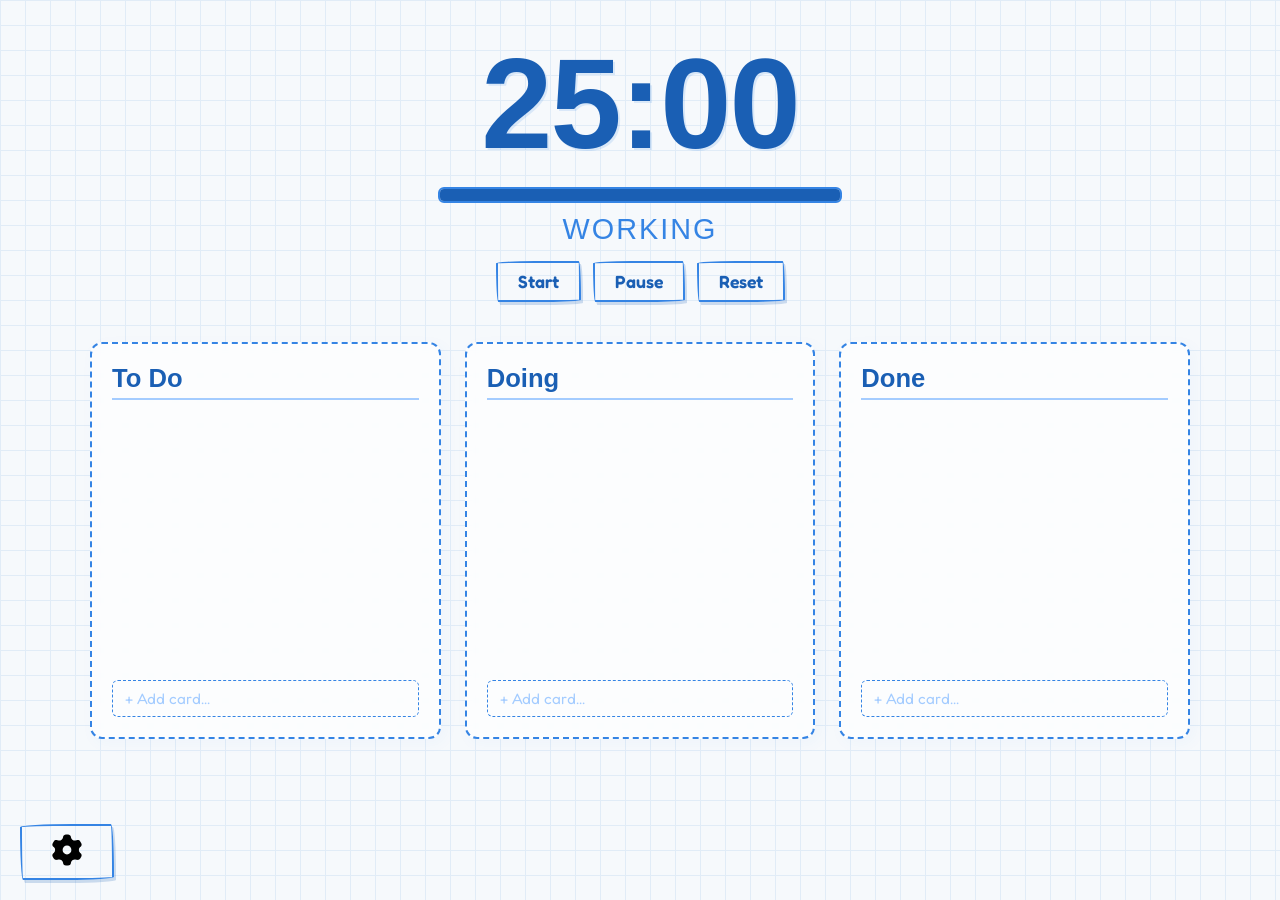
<file: index.html>
<!DOCTYPE html>
<html lang="en">
    <head>
        <meta charset="UTF-8">
        <meta name="viewport" content="width=device-width, initial-scale=1.0">
        <title>Productivity app</title>
        <link rel="preconnect" href="https://fonts.googleapis.com">
        <link rel="preconnect" href="https://fonts.gstatic.com" crossorigin>
        <link href="https://fonts.googleapis.com/css2?family=Architects_Daughter&family=Fredoka:wght@300..700&display=swap" rel="stylesheet">   
        <link rel="stylesheet" href="src/main.css">

    </head>
    <body id="body">
        <h1 id="time">20:00</h1>
        <div class="progressContainer">
            <div id="progressBar"></div>
        </div>
        <div id="timerStatus"></div>
        <div class="timerControls">
            <button id="start" onclick="startTimer()">Start</button>  
            <button id="pause" onclick="pauseTimer()">Pause</button>  
            <button id="reset" onclick="resetTimer()">Reset</button> 
        </div>
        <div class="kanaban">
            <section class="kanaban-column" id="todo-column">
                <h2>To Do</h2>
                <div class="task-list" ondragover="allowDrop(event)" ondrop="drop(event)">
                </div>
                <div class="addTask">
                    <input type="text" placeholder="+ Add card..." onkeydown="handleNewCard(event, 'todo-column')">
                </div>
            </section>
            <section class="kanaban-column" id="doing-column">
                <h2>Doing</h2>
                <div class="task-list" ondragover="allowDrop(event)" ondrop="drop(event)"></div>
                <div class="addTask">
                    <input type="text" placeholder="+ Add card..." onkeydown="handleNewCard(event, 'doing-column')">
                </div>
            </section>
            <section class="kanaban-column" id="done-column">
                <h2>Done</h2>
                <div class="task-list" ondragover="allowDrop(event)" ondrop="drop(event)"></div>
                <div class="addTask">
                    <input type="text" placeholder="+ Add card..." onkeydown="handleNewCard(event, 'done-column')">
                </div>
            </section>
        </div>
        <button id="settingsBtn" class="clearBtn" onclick="openSettings()"><img style="width: 10vw; max-width: 50px;" src="./src/res/gear.svg" alt="settings"></button>
        <div id="settingsDIV" class="settings hidden">
            <form onsubmit="handleSettings(event)">
                <label for="workTime">Work Time:</label>
                    <input value="25" min="0.1" step="any" name="workTime_S" id="workTime" type="number">
                <label for="breakTime">Break Time:</label>
                   <input value="5" min="0.1" step="any" name="breakTime_S" id="breakTime" type="number">
                <label for="doDiffrentBreaks">Enable short and long breaks:</label>
                    <input checked type="checkbox" name="doDiffrentBreaks_S" id="doDiffrentBreaks">
                <label for="startAfterR">Start timer when Reset is pressed?</label>
                    <input checked type="checkbox" name="startAfterR_S" id="startAfterR">
                <button type="submit">Save</button>
                <button id="resetBtn" type="button" onclick="resetSettings();">Reset</button>
                <button id="closeSettings-Btn" type="button" onclick="closeSettings()">&times;</button>
                <p>Made by <a href="github.com/sagrusea">sagrusea &hearts;</a></p>
            </form>
        </div>
    </body>
    <script src="src/scripts.js"></script>
</html>
</file>
<file: src/main.css>
:root {
    --ink-dark: #1a5fb4;
    --ink-medium: #3584e4;
    --ink-light: #a4ccff;
    --paper-bg: #f6f9fc;
    --grid-line: #e1ecf7;
}

body, html {
    margin: 0;
    padding: 0;
    height: 100%;
    box-sizing: border-box;
}

body {
    background-color: var(--paper-bg);
    background-image: 
        linear-gradient(var(--grid-line) 1px, transparent 1px),
        linear-gradient(90deg, var(--grid-line) 1px, transparent 1px);
    background-size: 25px 25px;
    font-family: "Fredoka", sans-serif;
    color: var(--ink-dark);
    display: flex;
    flex-direction: column;
    align-items: center;
    padding: 30px 20px;
    transition: background-color 0.5s ease;;
}

#time {
    font-family: "Architects Daughter", cursive, sans-serif;
    font-size: 8rem;
    font-weight: bold;
    margin: 0;
    text-shadow: 2px 2px 0px rgba(53, 132, 228, 0.15);
    letter-spacing: -2px;
}

#timerStatus {
    font-family: "Architects Daughter", cursive, sans-serif;
    font-size: 1.8rem;
    text-transform: uppercase;
    margin-top: -10px;
    margin-bottom: 15px;
    letter-spacing: 2px;
    color: var(--ink-medium);
}

.timerControls {
    display: flex;
    gap: 12px;
    margin-bottom: 40px;
}

button {
    font-family: "Fredoka", sans-serif;
    background-color: transparent;
    border: 2px solid var(--ink-medium);
    color: var(--ink-dark);
    padding: 8px 20px;
    font-size: 1.1rem;
    font-weight: 600;
    border-radius: 255px 15px 225px 15px/15px 225px 15px 255px;
    cursor: pointer;
    box-shadow: 2px 3px 0px rgba(26, 95, 180, 0.2);
    transition: all 0.15s ease-in-out;
}

button:hover {
    transform: translate(1px, 2px);
    box-shadow: 3px 5px 0px rgba(26, 95, 180, 0.3);
}

button:active {
    transform: translate(1px, 2px);
    box-shadow: 0px 0px 0px transparent;
}

button:disabled {
    cursor: not-allowed;
    background: transparent;
    border-color: var(--ink-light);
    color: var(--ink-light);
    box-shadow: none;
}

.kanaban {
    display: flex;
    gap: 24px;
    width: 100%;
    max-width: 1100px;
    justify-content: space-between;
    align-items: flex-start;
    margin-bottom: 60px;
}

.kanaban-column {
    flex: 1;
    background: rgba(255, 255, 255, 0.7);
    -webkit-backdrop-filter: blur(4px);
    backdrop-filter: blur(4px);
    border: 2px dashed var(--ink-medium);
    border-radius: 12px;
    padding: 20px;
    display: flex;
    flex-direction: column;
    box-shadow: 4px 4px 15px rgba(53, 132, 228, 0.04);
}

.kanaban-column h2 {
    font-family: "Architects Daughter", cursive, sans-serif;
    margin: 0 0 15px 0;
    font-size: 1.6rem;
    border-bottom: 2px solid var(--ink-light);
    padding-bottom: 5px;
    color: var(--ink-dark);
}

.task-list {
    min-height: 250px;
    display: flex;
    flex-direction: column;
    gap: 12px;
}

.task-card {
    background: #ffffff;
    border: 2px solid var(--ink-medium);
    border-radius: 8px 4px 8px 5px/4px 8px 5px 7px;
    padding: 12px 14px;
    cursor: grab;
    display: flex;
    justify-content: space-between;
    align-items: center;
    box-shadow: 2px 3px 6px rgba(26, 95, 180, 0.08);
    transition: transform 0.2s ease-in-out, box-shadow 0.2s ease-in-out;
}

.task-card:active {
    cursor: grabbing;
}

.task-card p {
    margin: 0;
    font-size: 1.05rem;
    font-weight: 500;
    word-break: break-word;
    padding-right: 10px;
}

.delete-card-btn {
    background: none;
    border: none;
    box-shadow: none;
    color: #ff4d4d;
    font-size: 1.5rem;
    line-height: 1;
    cursor: pointer;
    padding: 0 4px;
    opacity: 0;
    visibility: hidden;
    transition: opacity 0.15s ease-in-out, visibility 0.15s ease-in-out, transform 0.1s ease-in-out;
}

.delete-card-btn:hover {
    background: none;
    box-shadow: none;
    transform: scale(1.2);
}

.task-card:hover .delete-card-btn {
    opacity: 1;
    visibility: visible;
}

.addTask {
    margin-top: 15px;
}

.addTask input {
    width: 100%;
    box-sizing: border-box;
    padding: 8px 12px;
    border: 1px dashed var(--ink-medium);
    background: transparent;
    border-radius: 6px;
    color: var(--ink-dark);
    font-family: "Fredoka", sans-serif;
    font-size: 0.95rem;
}

.addTask input::placeholder {
    color: var(--ink-light);
}

.addTask input:focus {
    outline: none;
    border: 2px solid var(--ink-dark);
    background: #ffffff;
}

#settingsBtn {
    position: fixed;
    bottom: 20px;
    left: 20px;
    z-index: 10;
}

#settingsBtn img {
    width: 32px;
    height: 32px;
    transition: transform 0.4s ease;
}

#settingsBtn:hover img {
    transform: rotate(45deg);
}

.settings {
    position: fixed;
    top: 50%;
    left: 50%;
    transform: translate(-50%, -50%);
    background: #ffffff;
    border: 3px solid var(--ink-dark);
    border-radius: 12px;
    padding: 30px;
    box-shadow: 0 10px 30px rgba(26, 95, 180, 0.25);
    z-index: 100;
    width: 320px;
}

.settings form {
    display: flex;
    flex-direction: column;
    gap: 12px;
}

.settings label {
    font-size: 1rem;
    font-weight: 600;
}

.settings input[type="number"] {
    padding: 6px 10px;
    border: 2px solid var(--ink-medium);
    border-radius: 6px;
    font-family: "Fredoka", sans-serif;
    color: var(--ink-dark);
}

.settings button[type="submit"] {
    margin-top: 10px;
    background-color: var(--ink-medium);
    color: #ffffff;
}

.settings button[type="submit"]:hover {
    background-color: var(--ink-dark);
}

#resetBtn {
    background-color: #ffefef;
    border-color: #ff4d4d;
    color: #cc0000;
}

#resetBtn:hover {
    background-color: #ffdddd;
}

.progressContainer {
    width: 100%;
    max-width: 400px;
    height: 12px;
    min-height: 12px;
    border: 2px solid var(--ink-medium);
    border-radius: 6px;
    margin: 10px auto 20px auto;
    background-color: transparent;
    overflow: hidden;
    box-shadow: inset 1px 1px 4px rgba(53, 132, 228, 0.05);
}

#progressBar {
    height: 100%;
    width: 100%;
    background-color: var(--ink-dark);
    transition: width 1s linear, background-color 0.5s ease;
}

.hidden {
    display: none !important;
}
</file>
